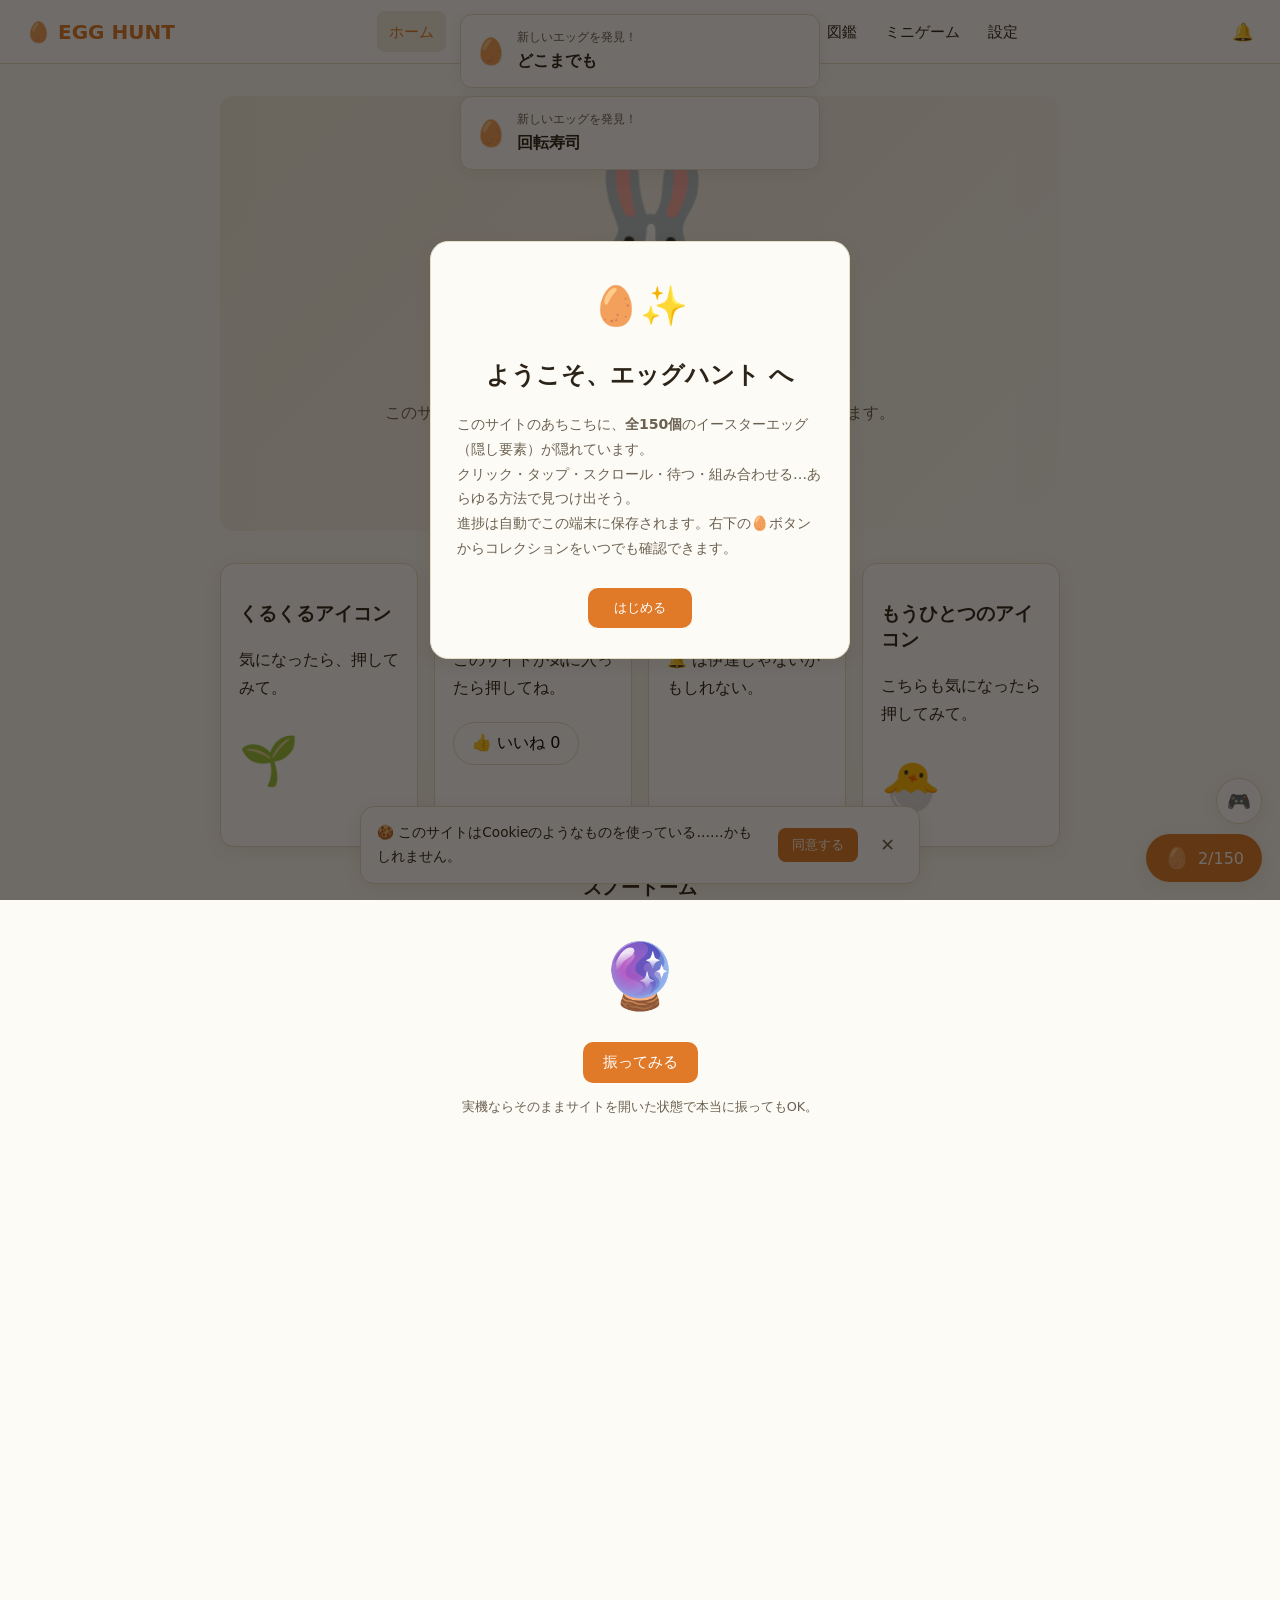
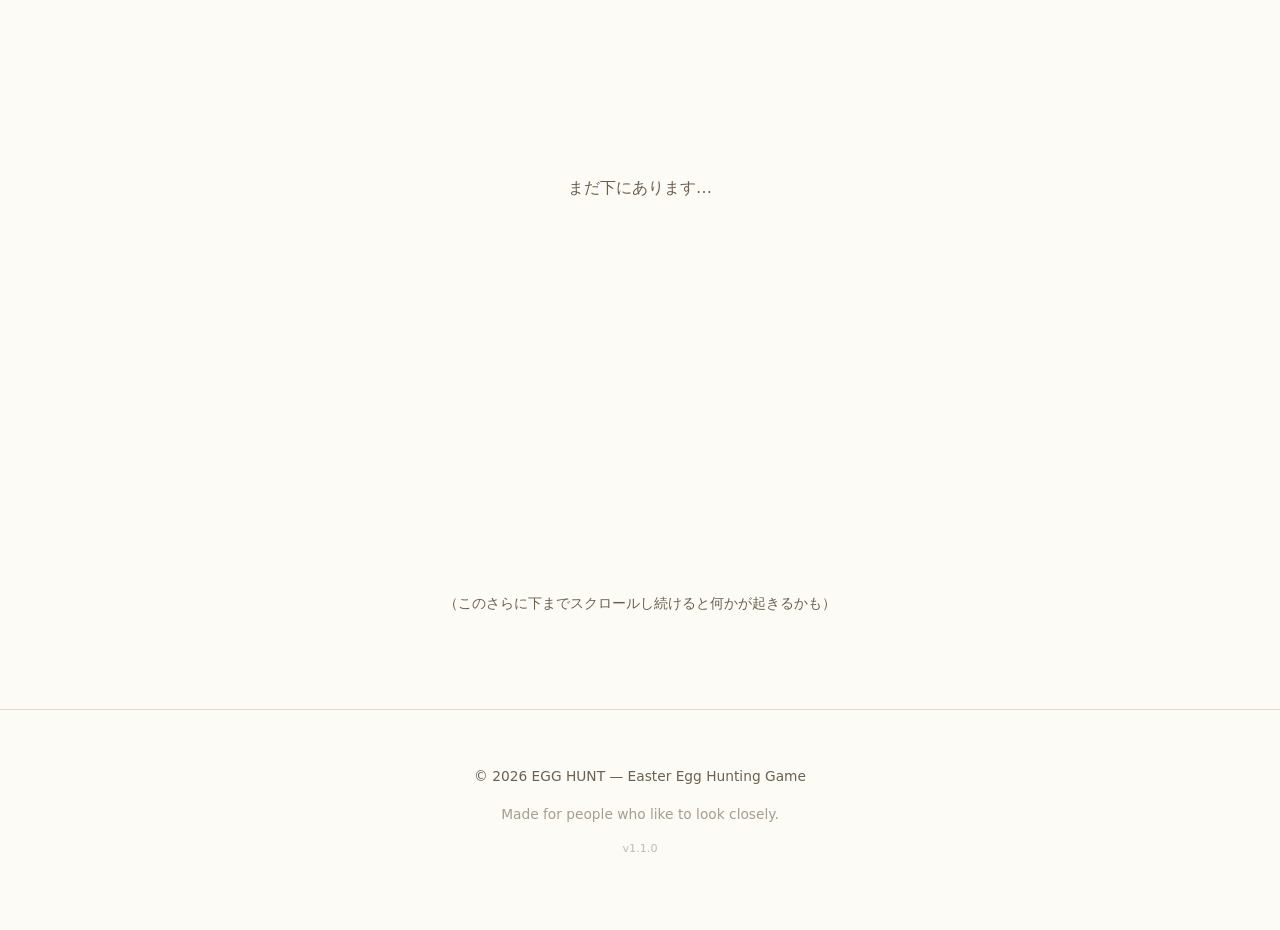
<file: index.html>
<!DOCTYPE html>
<html lang="ja">
<head>
<meta charset="UTF-8">
<meta name="viewport" content="width=device-width, initial-scale=1, viewport-fit=cover">
<title>EGG HUNT | イースターエッグを探せ</title>
<meta name="description" content="サイト内に隠された150個のイースターエッグをすべて見つけ出せ！PC・スマホ両対応の隠し要素探索ゲーム。">
<link rel="icon" href="data:image/svg+xml,<svg xmlns=%22http://www.w3.org/2000/svg%22 viewBox=%220 0 100 100%22><text y=%22.9em%22 font-size=%2290%22>🥚</text></svg>">
<link rel="stylesheet" href="css/style.css">
</head>
<body data-page="home">

<header class="site-header">
  <button id="site-logo" type="button" data-console-trigger>🥚 EGG HUNT</button>
  <nav class="site-nav" id="site-nav">
    <a href="#home" data-route="home">ホーム</a>
    <a href="#about" data-route="about">About</a>
    <a href="#gallery" data-route="gallery">ギャラリー</a>
    <a href="#blog" data-route="blog">ブログ</a>
    <a href="#contact" data-route="contact">お問い合わせ</a>
    <a href="#zukan" data-route="zukan">図鑑</a>
    <a href="#minigame" data-route="minigame">ミニゲーム</a>
    <a href="#settings" data-route="settings">設定</a>
  </nav>
  <div class="header-right">
    <button id="header-bell" type="button" aria-label="お知らせ">🔔</button>
    <button id="nav-toggle" type="button" aria-label="メニュー">☰</button>
  </div>
</header>

<main>

  <!-- ============ HOME ============ -->
  <section class="page-section" id="page-home" data-route="home">
    <div class="hero">
      <img id="hero-img" src="data:image/svg+xml,<svg xmlns=%22http://www.w3.org/2000/svg%22 viewBox=%220 0 100 100%22><text y=%22.85em%22 font-size=%2290%22>🐰</text></svg>" alt="うさぎ">
      <h1>EGG HUNT へようこそ</h1>
      <p>このサイトのどこかに、全150個のイースターエッグが隠れています。<br>見た目はごく普通のサイトですが…油断は禁物です。</p>
    </div>

    <div class="card-grid">
      <div class="card">
        <h3>くるくるアイコン</h3>
        <p>気になったら、押してみて。</p>
        <div class="icon-cycler" id="icon-cycler">🌱</div>
      </div>
      <div class="card">
        <h3>いいねボタン</h3>
        <p>このサイトが気に入ったら押してね。</p>
        <div class="like-widget">
          <button id="like-btn" type="button">👍 いいね <span id="like-count">0</span></button>
        </div>
      </div>
      <div class="card">
        <h3>ヘッダーの通知</h3>
        <p>🔔 は伊達じゃないかもしれない。</p>
      </div>
      <div class="card">
        <h3>もうひとつのアイコン</h3>
        <p>こちらも気になったら押してみて。</p>
        <div class="icon-cycler" id="icon-cycler2">🐣</div>
      </div>
    </div>

    <div class="snow-globe" id="snow-globe">
      <h3>スノードーム</h3>
      <div class="globe">🔮</div>
      <div><button id="shake-btn" type="button">振ってみる</button></div>
      <p style="font-size:.8rem;color:var(--text-mute)">実機ならそのままサイトを開いた状態で本当に振ってもOK。</p>
    </div>

    <p class="secret-text">このあたりの余白は何も無いように見えるけれど、範囲選択するとこっそり文字が浮かび上がるよ。（Ctrl+Aや長押し選択を試してみて）</p>

    <div style="height:60vh"></div>
    <p style="text-align:center;color:var(--text-mute)">まだ下にあります…</p>
    <div style="height:40vh"></div>
    <p style="text-align:center;color:var(--text-mute);font-size:.85rem">（このさらに下までスクロールし続けると何かが起きるかも）</p>
  </section>

  <!-- ============ ABOUT ============ -->
  <section class="page-section" id="page-about" data-route="about">
    <h1>About</h1>
    <p>EGG HUNT は、ウェブサイトのあらゆる場所に隠し要素をちりばめた探索ゲームです。ボタンを押す、待つ、隠す、組み合わせる——遊び方は人それぞれ。</p>
    <p>むかしむかし、この物語の卵たちは、インターネットの奥深くに<a href="#" id="about-hidden-link" style="color:inherit;text-decoration:none;border-bottom:1px dotted var(--text-mute);">自分たちだけの</a>隠れ家を持っていました。</p>
    <div class="riddle-box">
      その隠れ家には「呼び名」がありました。もしこの物語の続きが気になるなら、このページのアドレスの一番うしろに、次の呼び名を「#」をつけて足してアクセスしてみてください。呼び名は — <strong>himitsu</strong>（ひみつ、のローマ字）。
    </div>
    <p>制作: 個人開発 / このサイトはGitHub Pagesで公開されています。</p>
  </section>
  <!-- distributed_code fragment 1: 0 -->


  <!-- ============ HIMITSU (hidden reward page) ============ -->
  <section class="page-section" id="page-himitsu" data-route="himitsu">
    <h1>🕳️ ひみつの続き</h1>
    <p>ここまでたどり着けるとは……おめでとうございます。ここは物語の「続き」、隠れ家そのものです。</p>
    <p>他の卵たちはまだ見つかるのを待っています。コレクションパネルから進捗を確認してみましょう。</p>
  </section>

  <!-- ============ GALLERY ============ -->
  <section class="page-section" id="page-gallery" data-route="gallery">
    <h1>ギャラリー</h1>
    <p>いくつか写真を並べていますが、1枚だけ壊れているようです。</p>
    <div class="gallery-grid">
      <div class="gallery-item" data-dbl id="gallery-item-longpress">🌸</div>
      <div class="gallery-item" data-dbl>🍃</div>
      <div class="gallery-item broken" id="broken-img">🖼️💥</div>
      <div class="gallery-item" data-dbl>🌤️</div>
      <div class="gallery-item" data-dbl>🍂</div>
      <div class="gallery-item" data-dbl>🌊</div>
    </div>
    <!-- distributed_code fragment 2: 8 -->

    <h2 style="margin-top:36px">収穫祭</h2>
    <p>ウサギをカゴまでドラッグ＆ドロップしてみよう。（スマホは指で長押ししてスライド）</p>
    <div class="dnd-zone">
      <div class="dnd-item" id="dnd-rabbit" draggable="true">🐰</div>
      <div class="dnd-target" id="dnd-basket">🧺 ここへ</div>
    </div>
  </section>

  <!-- ============ BLOG ============ -->
  <section class="page-section" id="page-blog" data-route="blog">
    <h1>ブログ</h1>
    <article class="card" style="margin-bottom:14px">
      <h3>うたたねの午後</h3>
      <p style="font-size:.88rem;color:var(--text-mute)">春の日差しの中、庭でうたた寝をするのが最近のお気に入りです。目が覚めたら、卵が一つ増えていました。</p>
    </article>
    <article class="card" style="margin-bottom:14px">
      <h3>さがしものが好きな理由</h3>
      <p style="font-size:.88rem;color:var(--text-mute)">小さい頃から、隠されたものを見つけるのが得意でした。今もその癖が抜けません。</p>
    </article>
    <article class="card" style="margin-bottom:14px">
      <h3>ぎゅうにゅうと卵焼き</h3>
      <p style="font-size:.88rem;color:var(--text-mute)">朝食の定番。シンプルだけど飽きません。皆さんの朝食は何ですか？</p>
    </article>

    <div class="card">
      <h3>🔑 合言葉</h3>
      <p style="font-size:.85rem;color:var(--text-mute)">3つの記事タイトルの頭文字をつなげると、ある言葉になります。わかったら入力してみて。</p>
      <form id="blog-password-form" class="site-form" style="margin-top:10px">
        <label>合言葉
          <input type="text" id="blog-password-input" placeholder="ひらがなで入力">
        </label>
        <button type="submit">送信</button>
        <p id="blog-password-msg" style="font-size:.8rem;color:var(--accent)"></p>
      </form>
    </div>

    <h2 style="margin-top:36px">つづき</h2>
    <article class="card" style="margin-bottom:14px">
      <h3>とんだ拾い物</h3>
      <p style="font-size:.88rem;color:var(--text-mute)">散歩中に見つけた不思議な形の石。持ち帰って机に飾っています。</p>
    </article>
    <article class="card" style="margin-bottom:14px">
      <h3>りんごとイースター</h3>
      <p style="font-size:.88rem;color:var(--text-mute)">春になると、りんごの花とイースターエッグの飾りが庭に並びます。</p>
    </article>

    <div class="card">
      <h3>🔑 合言葉（その2）</h3>
      <p style="font-size:.85rem;color:var(--text-mute)">今回追加された2つの記事タイトルの頭文字をつなげてみて。</p>
      <form data-answer-form="blog_acrostic2" data-answer="とり" data-answer-msg-id="blog-password-msg2" class="site-form" style="margin-top:10px">
        <label>合言葉
          <input type="text" placeholder="ひらがなで入力">
        </label>
        <button type="submit">送信</button>
        <p id="blog-password-msg2" style="font-size:.8rem;color:var(--accent)"></p>
      </form>
    </div>
  </section>
  <!-- distributed_code fragment 3: 1 -->

  <!-- ============ CONTACT ============ -->
  <section class="page-section" id="page-contact" data-route="contact">
    <h1>お問い合わせ</h1>
    <p>ご意見・ご感想はこちらから（このフォームは実際には送信されません）。</p>
    <form id="contact-form" class="site-form">
      <label>お名前
        <input type="text" id="contact-name" name="name" autocomplete="off">
      </label>
      <label>メールアドレス
        <input type="email" id="contact-email" name="email" autocomplete="off">
      </label>
      <label>メッセージ
        <textarea id="contact-message" name="message" rows="4" data-word-egg="contact_message_word" data-word="ひみつ"></textarea>
      </label>
      <button type="submit">送信する</button>
      <p id="contact-msg" style="font-size:.8rem;color:var(--accent)"></p>
    </form>

    <div class="card" style="margin-top:24px">
      <h3>📍 現在地共有</h3>
      <p style="font-size:.85rem;color:var(--text-mute)">お近くの情報をお届けするために、位置情報を使えます（任意）。</p>
      <button class="btn btn-outline" type="button" data-geo-btn>現在地を教えて</button>
    </div>

    <div class="card" style="margin-top:16px">
      <h3>🔗 このサイトをシェア</h3>
      <button class="btn" type="button" data-share-btn>シェアする</button>
    </div>
  </section>
  <!-- distributed_code fragment 4: 7 -->

  <!-- ============ SETTINGS ============ -->
  <section class="page-section" id="page-settings" data-route="settings">
    <h1 id="settings-title">設定</h1>

    <div class="settings-row">
      <div><strong id="settings-label-darkmode">ダークモード</strong><div style="font-size:.78rem;color:var(--text-mute)">サイト全体の見た目を切り替えます</div></div>
      <label class="switch"><input type="checkbox" id="darkmode-toggle"><span class="slider"></span></label>
    </div>

    <div class="settings-row">
      <div><strong>ミュート</strong></div>
      <label class="switch"><input type="checkbox" id="mute-toggle"><span class="slider"></span></label>
    </div>
    <div class="settings-row">
      <div><strong>音量</strong></div>
      <input type="range" id="volume-slider" min="0" max="100" value="50" data-slider-egg="slider_volume_7" data-slider-value="7">
    </div>

    <div class="settings-row">
      <div><strong>効果音</strong><div style="font-size:.78rem;color:var(--text-mute)">エッグ発見時のサウンド</div></div>
      <label class="switch"><input type="checkbox" id="sound-toggle" checked><span class="slider"></span></label>
    </div>

    <div class="settings-row" style="flex-direction:column;align-items:flex-start;gap:8px">
      <strong>ひみつのコード</strong>
      <div style="font-size:.78rem;color:var(--text-mute)">ページのソースのどこかに隠されたコードを入力してください</div>
      <form id="secret-code-form" style="display:flex;gap:8px;width:100%">
        <input type="text" id="secret-code-input" style="flex:1;padding:8px;border-radius:8px;border:1px solid var(--border);background:var(--card);color:var(--text)" placeholder="コードを入力">
        <button class="btn" type="submit">送信</button>
      </form>
      <p id="secret-code-msg" style="font-size:.8rem;color:var(--accent)"></p>
    </div>

    <div class="settings-row" style="flex-direction:column;align-items:flex-start;gap:8px">
      <strong>分散コード</strong>
      <div style="font-size:.78rem;color:var(--text-mute)">About・ギャラリー・ブログ・お問い合わせの各ページのソースに1桁ずつ数字が隠れています。4桁で入力してください</div>
      <form data-answer-form="distributed_code" data-answer="0817" style="display:flex;gap:8px;width:100%">
        <input type="text" inputmode="numeric" style="flex:1;padding:8px;border-radius:8px;border:1px solid var(--border);background:var(--card);color:var(--text)" placeholder="4桁のコード" id="distributed-code-input">
        <button class="btn" type="submit">送信</button>
      </form>
    </div>

    <div class="settings-row" style="flex-direction:column;align-items:flex-start;gap:8px">
      <strong id="settings-label-quiz">クイズ</strong>
      <div style="font-size:.78rem;color:var(--text-mute)">全部で卵は何個あるでしょう？</div>
      <form id="quiz-total-form" data-answer-form="quiz_total_eggs" style="display:flex;gap:8px;width:100%">
        <input type="text" inputmode="numeric" style="flex:1;padding:8px;border-radius:8px;border:1px solid var(--border);background:var(--card);color:var(--text)" placeholder="数字で入力">
        <button class="btn" type="submit">送信</button>
      </form>
    </div>

    <div class="settings-row" style="flex-direction:column;align-items:flex-start;gap:8px">
      <strong>回文チェック</strong>
      <div style="font-size:.78rem;color:var(--text-mute)">前から読んでも後ろから読んでも同じ言葉を入力してみて（例: しんぶんし）</div>
      <input type="text" style="width:100%;padding:8px;border-radius:8px;border:1px solid var(--border);background:var(--card);color:var(--text)" placeholder="回文を入力" data-palindrome-egg="palindrome_input">
    </div>

    <div class="settings-row" style="flex-direction:column;align-items:flex-start;gap:8px">
      <strong id="settings-label-width">画面幅シミュレーター</strong>
      <div style="font-size:.78rem;color:var(--text-mute)">実際のウィンドウ幅: <span id="eh-width-display">-</span>　／　円周率マニア向けは314、IMAXシアター向けは250にしてみて（スマホはPCでの挑戦を推奨）</div>
      <input type="range" id="width-sim-slider" min="200" max="500" value="350" style="width:100%" data-slider-egg="slider_width_250" data-slider-value="250">
    </div>

    <div class="settings-row">
      <div><strong>通知</strong><div style="font-size:.78rem;color:var(--text-mute)">許可・拒否どちらを選んでもOK</div></div>
      <button class="btn btn-outline" type="button" data-notify-btn>🔔 通知を許可する</button>
    </div>

    <div class="settings-row">
      <div><strong>グラフィック診断</strong></div>
      <button class="btn btn-outline" type="button" data-webgl-btn>🖥️ 診断する</button>
    </div>

    <div class="settings-row">
      <div><strong>今の時間を見る</strong><div style="font-size:.78rem;color:var(--text-mute)">秒がちょうど00の瞬間に押してみて</div></div>
      <button class="btn btn-outline" type="button" data-justtime-btn>⏱️ 見る</button>
    </div>

    <div class="settings-row">
      <div><strong>進捗をリセット</strong><div style="font-size:.78rem;color:var(--text-mute)">見つけたエッグの記録をすべて消去します</div></div>
      <button class="btn btn-outline" id="reset-progress-btn" type="button">リセット</button>
    </div>

    <p style="font-size:.75rem;color:var(--text-mute);margin-top:24px">小さな点 <button class="tiny-dot" type="button" data-vibrate-btn aria-label="振動"></button> は、実は押せます。</p>
  </section>

  <!-- ============ 図鑑 (ZUKAN) ============ -->
  <section class="page-section" id="page-zukan" data-route="zukan">
    <h1>図鑑</h1>
    <p>ここには小さな生き物たちが集められています。触れると、コレクションに加わるかもしれません。かんたんなものは1回で、珍しいものほど根気が必要です。</p>
    <div class="riddle-box">
      この図鑑にも「裏側」があるという噂です。もし気になるなら、このページのアドレスの一番うしろに「#」をつけて、次の呼び名を足してみてください。呼び名は — <strong>zukan-ura</strong>。
    </div>

    <h2 style="margin-top:28px">かんたん</h2>
    <div class="zukan-grid" id="zukan-easy"></div>
    <h2 style="margin-top:28px">ふつう</h2>
    <div class="zukan-grid" id="zukan-medium"></div>
    <h2 style="margin-top:28px">むずかしい</h2>
    <div class="zukan-grid" id="zukan-hard"></div>
  </section>

  <!-- ============ ZUKAN-URA (hidden reward page) ============ -->
  <section class="page-section" id="page-zukan-ura" data-route="zukan-ura">
    <h1>🌌 図鑑の裏側</h1>
    <p>ここまでたどり着けるとは……お見事です。ここは図鑑の「裏側」、名もなき生き物たちの控え室です。</p>
    <p>他の卵たちはまだ見つかるのを待っています。コレクションパネルから進捗を確認してみましょう。</p>
  </section>

  <!-- ============ ミニゲーム ============ -->
  <section class="page-section" id="page-minigame" data-route="minigame">
    <h1>ミニゲーム</h1>

    <div class="card" style="margin-bottom:20px">
      <h3>⚡ 反射神経ゲーム</h3>
      <p style="font-size:.85rem;color:var(--text-mute)">「スタート」を押すと、的がランダムな場所にランダムなタイミングで5回出現します。出てきたらすぐタップ／クリック！</p>
      <div id="reaction-arena">
        <button id="reaction-start" type="button" class="btn">スタート</button>
        <div id="reaction-target" class="eh-hidden">🎯</div>
      </div>
      <p id="reaction-status" style="font-size:.85rem;color:var(--accent);margin-top:8px"></p>
    </div>

    <div class="card" style="margin-bottom:20px">
      <h3>👆 百打の的</h3>
      <p style="font-size:.85rem;color:var(--text-mute)">この的を合計100回クリック／タップしてみよう。（現在: <span id="click100-count">0</span> / 100）</p>
      <button id="click100-target" type="button" class="btn">🔴</button>
    </div>

    <div class="card">
      <h3>🗿 静止チャレンジ</h3>
      <p style="font-size:.85rem;color:var(--text-mute)">下の的の上にカーソル／指を置いて、15秒間まったく動かさずにいてみよう。</p>
      <div id="stillness-target">🧘</div>
      <p id="stillness-status" style="font-size:.85rem;color:var(--accent);margin-top:8px"></p>
    </div>
  </section>

</main>

<footer class="site-footer">
  <p>© <span id="footer-year">2026</span> EGG HUNT — Easter Egg Hunting Game</p>
  <p style="opacity:.6" id="footer-credit">Made for people who like to look closely.</p>
  <p style="opacity:.4;font-size:.7rem" id="footer-version"></p>
</footer>

<!--
  ひみつのコード: SU-42
  （設定ページの「ひみつのコード」欄に入力してみて）
-->

<script src="js/eggs-data.js"></script>
<script src="js/version.js"></script>
<script src="js/eggs-core.js"></script>
<script src="js/app.js"></script>
<script>
  document.addEventListener("DOMContentLoaded", function () {
    var v = document.getElementById("footer-version");
    if (v && window.EGG_HUNT_VERSION) v.textContent = "v" + window.EGG_HUNT_VERSION;
  });
</script>
</body>
</html>
</file>
<file: css/style.css>
/* ==========================================================================
   EGG HUNTER - style.css
   ========================================================================== */
:root {
  --bg: #fdfbf5;
  --bg-alt: #f3efe2;
  --text: #2c2418;
  --text-mute: #6b6152;
  --accent: #e07a29;
  --accent-2: #4a8f6b;
  --card: #ffffff;
  --border: #e6ddc9;
  --shadow: 0 4px 18px rgba(60, 45, 10, 0.08);
  --radius: 14px;
  --header-h: 64px;
}

[data-theme="dark"] {
  --bg: #171310;
  --bg-alt: #211c17;
  --text: #f1ead9;
  --text-mute: #b8ab90;
  --accent: #f0a05c;
  --accent-2: #7fcf9f;
  --card: #221d18;
  --border: #3a3226;
  --shadow: 0 4px 20px rgba(0, 0, 0, 0.4);
}

* { box-sizing: border-box; }
html { scroll-behavior: smooth; }
body {
  margin: 0;
  font-family: "Hiragino Sans", "Yu Gothic", "Segoe UI", system-ui, sans-serif;
  background: var(--bg);
  color: var(--text);
  line-height: 1.75;
  transition: background 0.3s, color 0.3s;
}
img { max-width: 100%; display: block; }
a { color: var(--accent-2); }
button { font-family: inherit; cursor: pointer; }
h1, h2, h3 { line-height: 1.4; }
.eh-hidden { display: none !important; }

/* ---------------- Header ---------------- */
header.site-header {
  position: sticky; top: 0; z-index: 40;
  display: flex; align-items: center; justify-content: space-between;
  height: var(--header-h);
  padding: 0 20px;
  background: var(--card);
  border-bottom: 1px solid var(--border);
  gap: 12px;
}
#site-logo {
  font-weight: 800; font-size: 1.25rem; border: none; background: none;
  color: var(--accent); display: flex; align-items: center; gap: 6px; padding: 6px;
}
nav.site-nav { display: flex; gap: 4px; flex-wrap: wrap; }
nav.site-nav a {
  text-decoration: none; color: var(--text); font-size: 0.92rem;
  padding: 8px 12px; border-radius: 8px; transition: background 0.2s;
}
nav.site-nav a:hover, nav.site-nav a.active { background: var(--bg-alt); color: var(--accent); }
#header-bell { background: none; border: none; font-size: 1.1rem; padding: 6px; border-radius: 8px; }
#header-bell:hover { background: var(--bg-alt); }
.header-right { display: flex; align-items: center; gap: 6px; }

/* ---------------- Sections / pages ---------------- */
main { min-height: 60vh; }
.page-section { display: none; padding: 32px 20px 80px; max-width: 880px; margin: 0 auto; }
.page-section.active { display: block; animation: eh-fade 0.35s ease; }
@keyframes eh-fade { from { opacity: 0; transform: translateY(6px); } to { opacity: 1; transform: none; } }

.hero {
  text-align: center; padding: 60px 20px; background: linear-gradient(135deg, var(--bg-alt), var(--bg));
  border-radius: var(--radius); margin-bottom: 32px; position: relative; overflow: hidden;
}
.hero img { margin: 0 auto 20px; width: 160px; cursor: pointer; user-select: none; -webkit-user-drag: none; }
.hero h1 { font-size: 2.1rem; margin: 0 0 8px; }
.hero p { color: var(--text-mute); }

.icon-cycler { font-size: 3rem; cursor: pointer; user-select: none; display: inline-block; transition: transform 0.15s; }
.icon-cycler:active { transform: scale(0.9); }

.card-grid { display: grid; grid-template-columns: repeat(auto-fit, minmax(150px, 1fr)); gap: 16px; margin: 24px 0; }
.card {
  background: var(--card); border: 1px solid var(--border); border-radius: var(--radius);
  padding: 18px; box-shadow: var(--shadow);
}

.like-widget { display: flex; align-items: center; gap: 10px; margin: 20px 0; }
.like-widget button {
  background: var(--card); border: 1px solid var(--border); border-radius: 999px;
  padding: 10px 18px; font-size: 1rem;
}
.like-widget button.liked { background: #ffe3e3; border-color: #ffb3b3; }

.snow-globe { text-align: center; margin: 28px 0; }
.snow-globe .globe { font-size: 4rem; display: inline-block; transition: transform 0.15s; }
.snow-globe.shaking .globe { animation: eh-shake 0.4s; }
@keyframes eh-shake {
  0%, 100% { transform: rotate(0); } 20% { transform: rotate(-14deg); }
  40% { transform: rotate(12deg); } 60% { transform: rotate(-10deg); } 80% { transform: rotate(8deg); }
}
.snow-globe button {
  margin-top: 10px; background: var(--accent); color: #fff; border: none; border-radius: 10px;
  padding: 10px 20px; font-size: 0.95rem;
}

/* ---------------- gallery ---------------- */
.gallery-grid { display: grid; grid-template-columns: repeat(auto-fit, minmax(120px, 1fr)); gap: 14px; }
.gallery-item {
  aspect-ratio: 1; border-radius: 12px; overflow: hidden; background: var(--bg-alt);
  display: flex; align-items: center; justify-content: center; font-size: 2.4rem;
  border: 1px solid var(--border); user-select: none;
}
.gallery-item.broken { cursor: pointer; }
.dnd-zone { display: flex; align-items: center; justify-content: space-between; gap: 20px; margin: 30px 0; flex-wrap: wrap; }
.dnd-item {
  font-size: 3rem; padding: 14px; border-radius: 12px; background: var(--card); border: 2px dashed var(--border);
  cursor: grab; touch-action: none;
}
.dnd-target {
  flex: 1; min-width: 140px; min-height: 100px; border: 2px dashed var(--accent); border-radius: 12px;
  display: flex; align-items: center; justify-content: center; font-size: 2.4rem; color: var(--text-mute);
}
.dnd-target.drag-over { background: var(--bg-alt); }

/* ---------------- forms ---------------- */
form.site-form { display: grid; gap: 14px; max-width: 480px; }
form.site-form label { font-size: 0.88rem; color: var(--text-mute); display: grid; gap: 6px; }
form.site-form input, form.site-form textarea, form.site-form select {
  padding: 10px 12px; border-radius: 8px; border: 1px solid var(--border);
  background: var(--card); color: var(--text); font-size: 1rem;
}
form.site-form button, .btn {
  background: var(--accent); color: #fff; border: none; border-radius: 10px;
  padding: 11px 20px; font-size: 0.98rem; width: fit-content;
}
.btn-outline { background: transparent; color: var(--accent); border: 1px solid var(--accent); }

.settings-row {
  display: flex; align-items: center; justify-content: space-between; gap: 16px;
  padding: 14px 0; border-bottom: 1px solid var(--border); flex-wrap: wrap;
}
.switch { position: relative; width: 46px; height: 26px; }
.switch input { opacity: 0; width: 0; height: 0; }
.switch .slider {
  position: absolute; inset: 0; background: var(--border); border-radius: 999px; cursor: pointer; transition: 0.2s;
}
.switch .slider::before {
  content: ""; position: absolute; width: 20px; height: 20px; left: 3px; top: 3px;
  background: #fff; border-radius: 50%; transition: 0.2s;
}
.switch input:checked + .slider { background: var(--accent); }
.switch input:checked + .slider::before { transform: translateX(20px); }

#eh-width-display { font-variant-numeric: tabular-nums; font-weight: 700; color: var(--accent); }

.tiny-dot {
  width: 10px; height: 10px; border-radius: 50%; background: var(--border); border: none;
  opacity: 0.55; padding: 0; display: inline-block;
}

footer.site-footer {
  padding: 40px 20px 60px; text-align: center; color: var(--text-mute); font-size: 0.86rem;
  border-top: 1px solid var(--border); position: relative;
}
#footer-year { cursor: pointer; }

/* ---------------- Cookie banner ---------------- */
#cookie-banner {
  position: fixed; left: 16px; right: 16px; bottom: 16px; z-index: 50;
  background: var(--card); border: 1px solid var(--border); box-shadow: var(--shadow);
  border-radius: var(--radius); padding: 14px 16px; display: flex; align-items: center;
  gap: 14px; flex-wrap: wrap; max-width: 560px; margin: 0 auto;
}
#cookie-banner p { margin: 0; font-size: 0.85rem; flex: 1; min-width: 200px; }
#cookie-banner button { border: none; background: var(--accent); color: #fff; border-radius: 8px; padding: 8px 14px; }
#cookie-close { background: none !important; color: var(--text-mute) !important; font-size: 1.1rem; padding: 4px 8px !important; }

/* ---------------- Egg Hunter UI ---------------- */
#eh-fab {
  position: fixed; right: 18px; bottom: 18px; z-index: 60;
  background: var(--accent); color: #fff; border: none; border-radius: 999px;
  padding: 12px 18px; box-shadow: var(--shadow); font-size: 1rem; display: flex; align-items: center; gap: 8px;
}
#eh-fab-icon { font-size: 1.3rem; }
#eh-konami-fab { position: fixed; right: 18px; bottom: 76px; z-index: 60; }
#eh-konami-toggle {
  background: var(--card); border: 1px solid var(--border); border-radius: 999px; width: 46px; height: 46px;
  font-size: 1.2rem; box-shadow: var(--shadow);
}
#eh-konami-pad {
  position: fixed; right: 18px; bottom: 128px; z-index: 60; background: var(--card); border: 1px solid var(--border);
  border-radius: 14px; padding: 10px; box-shadow: var(--shadow);
}
.eh-kpad-row { display: flex; gap: 6px; margin: 3px 0; justify-content: center; }
#eh-konami-pad button {
  width: 42px; height: 42px; border-radius: 10px; border: 1px solid var(--border); background: var(--bg-alt);
  font-size: 1.1rem;
}
#eh-konami-pad button.eh-kpad-ab { background: var(--accent); color: #fff; }

#eh-panel-overlay {
  position: fixed; inset: 0; background: rgba(20, 15, 5, 0.5); z-index: 80;
  display: flex; align-items: flex-end; justify-content: center;
}
@media (min-width: 640px) { #eh-panel-overlay { align-items: center; } }
#eh-panel {
  background: var(--bg); width: 100%; max-width: 560px; max-height: 86vh; overflow-y: auto;
  border-radius: 18px 18px 0 0; padding: 20px; box-shadow: var(--shadow);
}
@media (min-width: 640px) { #eh-panel { border-radius: 18px; } }
.eh-panel-head { display: flex; align-items: center; justify-content: space-between; }
.eh-panel-head h2 { margin: 0; font-size: 1.2rem; }
#eh-panel-close { background: none; border: none; font-size: 1.3rem; color: var(--text-mute); }
.eh-progress-row { display: flex; align-items: center; gap: 10px; margin: 14px 0; }
.eh-progress-bar { flex: 1; height: 10px; background: var(--bg-alt); border-radius: 999px; overflow: hidden; }
#eh-progress-fill { height: 100%; background: linear-gradient(90deg, var(--accent), var(--accent-2)); width: 0%; transition: width 0.4s; }
#eh-progress-text { font-size: 0.82rem; color: var(--text-mute); white-space: nowrap; }
.eh-tabs { display: flex; gap: 6px; overflow-x: auto; padding-bottom: 6px; }
.eh-tab {
  border: 1px solid var(--border); background: var(--card); border-radius: 999px; padding: 7px 13px;
  font-size: 0.84rem; white-space: nowrap; color: var(--text);
}
.eh-tab-active { background: var(--accent); color: #fff; border-color: var(--accent); }
.eh-tab small { opacity: 0.85; }
.eh-list { display: grid; gap: 10px; margin-top: 12px; }
.eh-item { display: flex; gap: 12px; background: var(--card); border: 1px solid var(--border); border-radius: 12px; padding: 12px; }
.eh-item-icon { font-size: 1.5rem; }
.eh-item-found { border-color: var(--accent-2); }
.eh-item-title { font-weight: 700; font-size: 0.95rem; }
.eh-item-desc, .eh-item-hint { font-size: 0.82rem; color: var(--text-mute); margin-top: 3px; }
.eh-item-date { font-size: 0.72rem; color: var(--text-mute); margin-top: 4px; opacity: 0.8; }
.eh-hint-btn { margin-top: 4px; background: none; border: none; color: var(--accent); font-size: 0.8rem; padding: 0; }
.eh-empty { color: var(--text-mute); font-size: 0.85rem; }

/* ---------------- Toast ---------------- */
#eh-toast-wrap { position: fixed; top: 14px; left: 50%; transform: translateX(-50%); z-index: 90; display: grid; gap: 8px; width: min(92vw, 360px); }
.eh-toast {
  background: var(--card); border: 1px solid var(--border); box-shadow: var(--shadow); border-radius: 12px;
  padding: 12px 14px; display: flex; gap: 10px; align-items: center; animation: eh-toast-in 0.35s ease;
}
.eh-toast-legendary { border-color: gold; box-shadow: 0 0 24px rgba(255, 200, 0, 0.5); }
.eh-toast-icon { font-size: 1.6rem; }
.eh-toast-title { font-size: 0.72rem; color: var(--text-mute); }
.eh-toast-name { font-weight: 800; }
.eh-toast-out { animation: eh-toast-out 0.4s ease forwards; }
@keyframes eh-toast-in { from { opacity: 0; transform: translateY(-16px); } to { opacity: 1; transform: none; } }
@keyframes eh-toast-out { to { opacity: 0; transform: translateY(-16px); } }

.eh-confetti {
  position: fixed; top: 10px; left: 0; width: 8px; height: 8px; border-radius: 2px; z-index: 95;
  animation: eh-confetti-fall 1.5s ease-in forwards;
}
@keyframes eh-confetti-fall {
  to { transform: translate(var(--dx), 70vh) rotate(540deg); opacity: 0; }
}

.eh-flash-msg {
  position: fixed; z-index: 95; background: var(--text); color: var(--bg); font-size: 0.78rem;
  padding: 6px 10px; border-radius: 8px; animation: eh-fade 0.2s ease;
}

/* ---------------- onboarding / celebration ---------------- */
#eh-onboard, #eh-celebrate {
  position: fixed; inset: 0; background: rgba(15, 10, 5, 0.6); z-index: 100;
  display: flex; align-items: center; justify-content: center; padding: 20px;
}
.eh-onboard-card, .eh-celebrate-card {
  background: var(--bg); border-radius: 18px; padding: 30px 26px; max-width: 420px; text-align: center;
  box-shadow: var(--shadow); border: 1px solid var(--border);
}
.eh-onboard-emoji, .eh-celebrate-emoji { font-size: 2.4rem; margin-bottom: 6px; }
.eh-onboard-card p { font-size: 0.88rem; color: var(--text-mute); text-align: left; }
#eh-onboard-start, #eh-celebrate-close {
  margin-top: 14px; background: var(--accent); color: #fff; border: none; border-radius: 10px; padding: 11px 26px;
}

/* ---------------- console overlay ---------------- */
#eh-console-overlay { position: fixed; inset: 0; background: rgba(0,0,0,0.6); z-index: 110; display: flex; align-items: center; justify-content: center; padding: 16px; }
#eh-console { background: #14110c; color: #b6f0c0; width: 100%; max-width: 420px; border-radius: 12px; padding: 14px; font-family: "Consolas", monospace; }
.eh-console-head { display: flex; justify-content: space-between; color: #fff; margin-bottom: 8px; font-size: 0.85rem; }
.eh-console-head button { background: none; border: none; color: #fff; }
#eh-console-log { height: 120px; overflow-y: auto; font-size: 0.82rem; margin-bottom: 8px; white-space: pre-wrap; }
#eh-console-input { width: 100%; background: #0c0a07; border: 1px solid #333; color: #b6f0c0; padding: 8px; border-radius: 6px; font-family: inherit; }

/* ---------------- hidden secret text (select-all egg) ---------------- */
.secret-text { color: var(--bg); background: var(--bg); user-select: text; }
.secret-text::selection { color: var(--text); background: #ffe27a; }

/* ---------------- riddle box ---------------- */
.riddle-box { background: var(--bg-alt); border-left: 4px solid var(--accent); padding: 16px 18px; border-radius: 8px; font-size: 0.92rem; margin: 20px 0; }

/* ---------------- zukan ---------------- */
.zukan-grid { display: grid; grid-template-columns: repeat(auto-fill, minmax(72px, 1fr)); gap: 10px; margin: 14px 0 28px; }
.zukan-tile {
  aspect-ratio: 1; border-radius: 12px; background: var(--card); border: 1px solid var(--border);
  display: flex; flex-direction: column; align-items: center; justify-content: center; gap: 4px;
  font-size: 1.6rem; padding: 6px; user-select: none; touch-action: manipulation;
}
.zukan-tile .zukan-tile-title { font-size: 0.6rem; color: var(--text-mute); text-align: center; line-height: 1.2; }
.zukan-tile.collected { border-color: var(--accent-2); background: var(--bg-alt); box-shadow: 0 0 0 2px var(--accent-2) inset; }

/* ---------------- minigame ---------------- */
#reaction-arena { position: relative; height: 220px; background: var(--bg-alt); border-radius: 12px; margin-top: 10px; overflow: hidden; }
#reaction-target {
  position: absolute; width: 56px; height: 56px; border-radius: 50%; background: var(--accent);
  display: flex; align-items: center; justify-content: center; font-size: 1.6rem; border: none; cursor: pointer;
}
#click100-target {
  width: 70px; height: 70px; border-radius: 50%; border: none; font-size: 1.8rem; background: var(--bg-alt);
  margin-top: 10px;
}
#stillness-target {
  width: 90px; height: 90px; border-radius: 50%; background: var(--bg-alt); border: 2px dashed var(--accent-2);
  display: flex; align-items: center; justify-content: center; font-size: 2rem; margin: 14px auto 0; user-select: none;
}

/* ---------------- responsive ---------------- */
@media (max-width: 640px) {
  header.site-header { padding: 0 12px; }
  nav.site-nav { display: none; }
  nav.site-nav.mobile-open { display: flex; position: fixed; top: var(--header-h); left: 0; right: 0; background: var(--card); flex-direction: column; padding: 10px; border-bottom: 1px solid var(--border); z-index: 39; }
  #nav-toggle { display: inline-block !important; }
}
#nav-toggle { display: none; background: none; border: none; font-size: 1.3rem; padding: 6px; }
</file>
